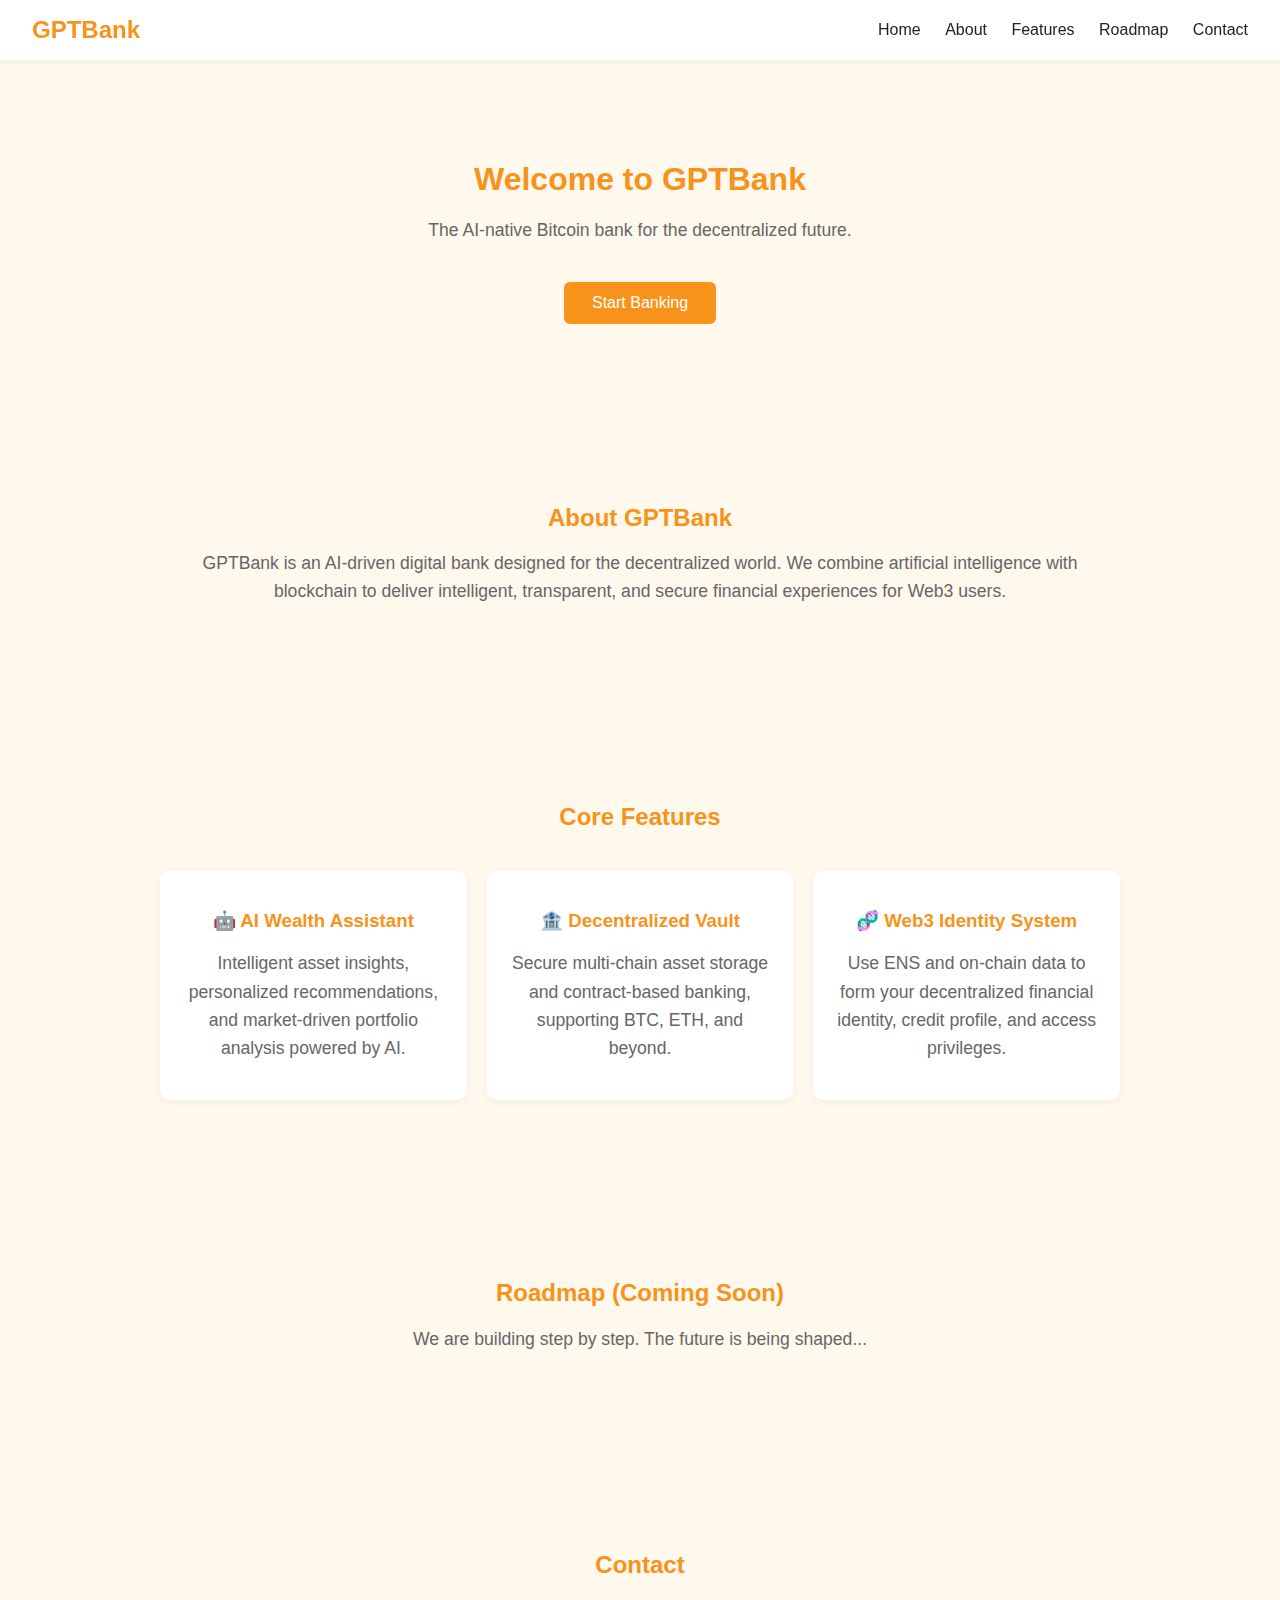
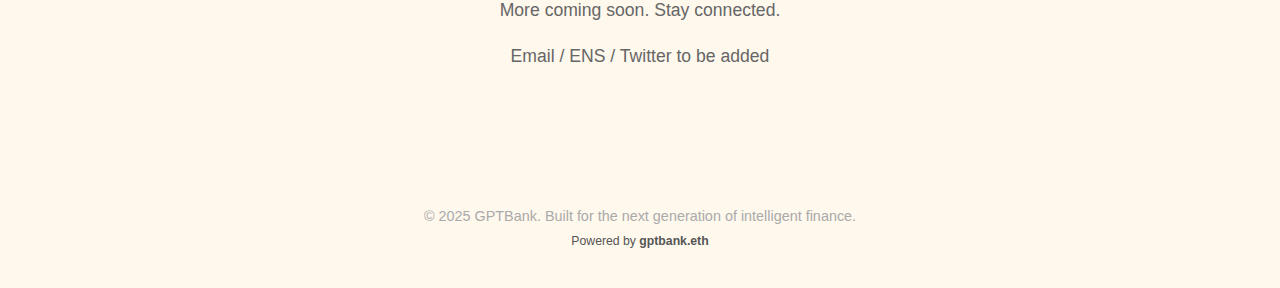
<file: index.html>
<!DOCTYPE html>
<html lang="en">
<head>
  <meta charset="UTF-8" />
  <meta name="viewport" content="width=device-width, initial-scale=1.0"/>
  <title>GPTBank</title>
  <style>
    :root {
      --orange: #f7931a;
      --light-bg: #fff8ed;
      --text: #222;
      --text-muted: #666;
      --white: #fff;
    }

    body {
      margin: 0;
      font-family: 'Segoe UI', sans-serif;
      background: var(--light-bg);
      color: var(--text);
      scroll-behavior: smooth;
    }

    header {
      background: var(--white);
      padding: 1em 2em;
      display: flex;
      justify-content: space-between;
      align-items: center;
      position: sticky;
      top: 0;
      box-shadow: 0 2px 6px rgba(0,0,0,0.06);
      z-index: 999;
    }

    .logo {
      font-size: 1.5em;
      font-weight: bold;
      color: var(--orange);
    }

    nav a {
      margin-left: 20px;
      text-decoration: none;
      color: var(--text);
      font-weight: 500;
    }

    nav a:hover {
      color: var(--orange);
    }

    section {
      padding: 80px 20px;
      max-width: 960px;
      margin: auto;
      text-align: center;
    }

    h1, h2 {
      color: var(--orange);
      margin-bottom: 0.5em;
    }

    p {
      font-size: 1.1em;
      color: var(--text-muted);
      line-height: 1.6;
    }

    .button {
      background: var(--orange);
      color: white;
      padding: 12px 28px;
      border: none;
      border-radius: 6px;
      font-size: 1em;
      cursor: pointer;
      margin-top: 20px;
      transition: background 0.3s ease;
    }

    .button:hover {
      background: #e67e00;
    }

    .features {
      display: flex;
      flex-wrap: wrap;
      justify-content: space-around;
      gap: 20px;
      margin-top: 40px;
    }

    .feature-box {
      background: white;
      border-radius: 10px;
      padding: 20px;
      flex: 1 1 260px;
      box-shadow: 0 2px 8px rgba(0,0,0,0.05);
    }

    .feature-box h3 {
      color: var(--orange);
      margin-bottom: 0.5em;
    }

    footer {
      text-align: center;
      font-size: 0.9em;
      color: #aaa;
      padding: 40px 20px;
    }

    .ens {
      font-size: 0.85em;
      margin-top: 10px;
      color: #555;
    }

    @media (max-width: 768px) {
      nav a {
        margin-left: 12px;
        font-size: 0.9em;
      }

      h1 {
        font-size: 2em;
      }
    }
  </style>
</head>
<body>

  <header>
    <div class="logo">GPTBank</div>
    <nav>
      <a href="#home">Home</a>
      <a href="#about">About</a>
      <a href="#features">Features</a>
      <a href="#roadmap">Roadmap</a>
      <a href="#contact">Contact</a>
    </nav>
  </header>

  <section id="home">
    <h1>Welcome to GPTBank</h1>
    <p>The AI-native Bitcoin bank for the decentralized future.</p>
    <button class="button">Start Banking</button>
  </section>

  <section id="about">
    <h2>About GPTBank</h2>
    <p>
      GPTBank is an AI-driven digital bank designed for the decentralized world. 
      We combine artificial intelligence with blockchain to deliver intelligent, 
      transparent, and secure financial experiences for Web3 users.
    </p>
  </section>

  <section id="features">
    <h2>Core Features</h2>
    <div class="features">
      <div class="feature-box">
        <h3>🤖 AI Wealth Assistant</h3>
        <p>Intelligent asset insights, personalized recommendations, and market-driven portfolio analysis powered by AI.</p>
      </div>
      <div class="feature-box">
        <h3>🏦 Decentralized Vault</h3>
        <p>Secure multi-chain asset storage and contract-based banking, supporting BTC, ETH, and beyond.</p>
      </div>
      <div class="feature-box">
        <h3>🧬 Web3 Identity System</h3>
        <p>Use ENS and on-chain data to form your decentralized financial identity, credit profile, and access privileges.</p>
      </div>
    </div>
  </section>

  <section id="roadmap">
    <h2>Roadmap (Coming Soon)</h2>
    <p>We are building step by step. The future is being shaped...</p>
  </section>

  <section id="contact">
    <h2>Contact</h2>
    <p>More coming soon. Stay connected.</p>
    <p>Email / ENS / Twitter to be added</p>
  </section>

  <footer>
    © 2025 GPTBank. Built for the next generation of intelligent finance.
    <div class="ens">Powered by <strong>gptbank.eth</strong></div>
  </footer>

</body>
</html>
</file>
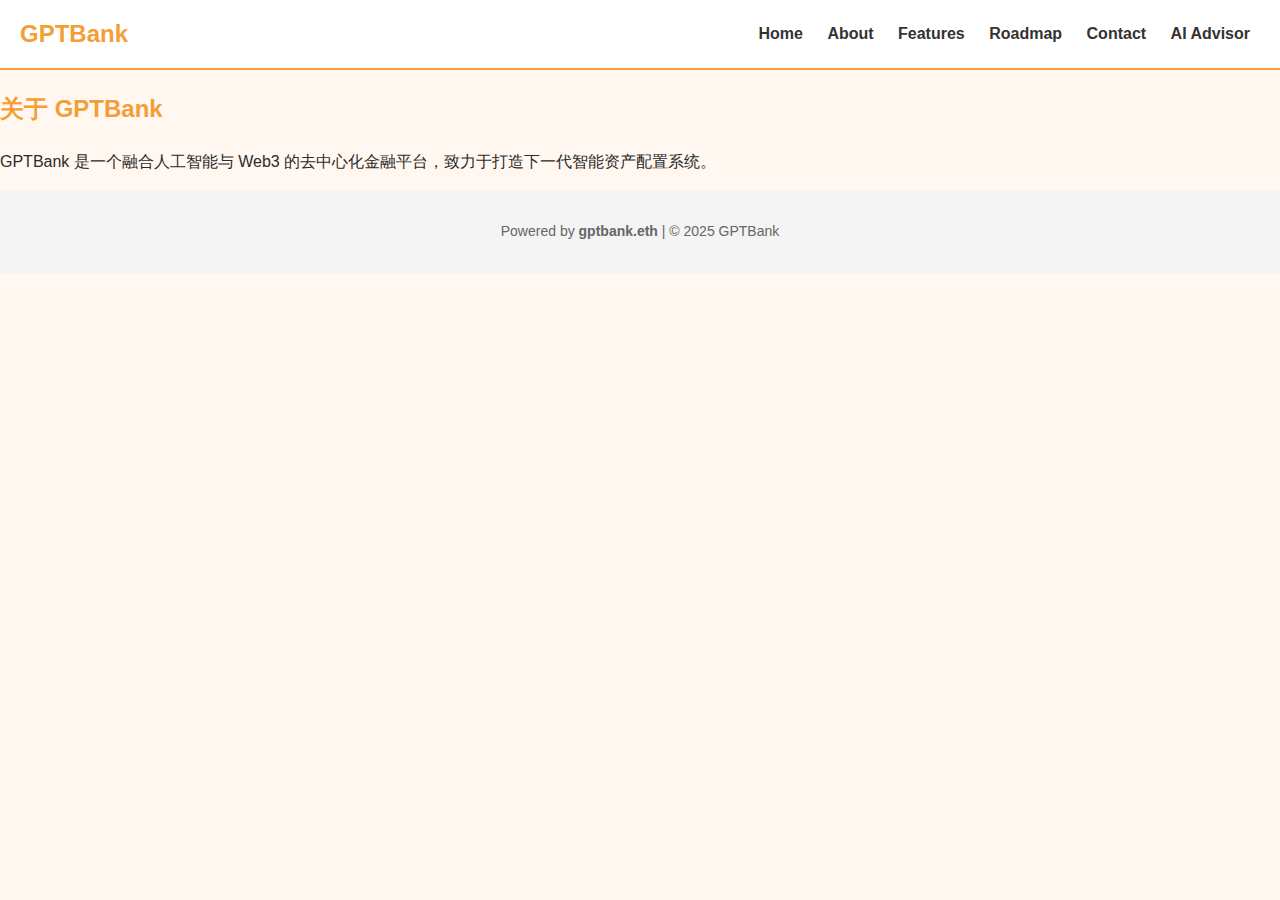
<file: about.html>
<!DOCTYPE html>
<html lang="en">
<head>
  <meta charset="UTF-8" />
  <meta name="viewport" content="width=device-width, initial-scale=1.0" />
  <title>About | GPTBank</title>
<link rel="stylesheet" href="style.css" />
<style>
  body {
    font-family: Arial, sans-serif;
    background-color: #fff7f0;
    margin: 0;
    padding: 0;
  }

  header {
    background-color: #fff;
    padding: 15px 20px;
    display: flex;
    justify-content: space-between;
    align-items: center;
    border-bottom: 2px solid #f39f36;
  }

  header h1 {
    color: #f39f36;
    font-size: 24px;
    margin: 0;
  }

  nav a {
    margin: 0 10px;
    color: #333;
    text-decoration: none;
    font-weight: bold;
  }

  nav a:hover {
    color: #f39f36;
  }

  .content {
    max-width: 800px;
    margin: 50px auto;
    background: #fff7e6;
    padding: 30px;
    border-radius: 10px;
    box-shadow: 0 5px 20px rgba(0,0,0,0.1);
  }

  h2 {
    color: #f39f36;
  }

  footer {
    text-align: center;
    padding: 30px 10px;
    font-size: 14px;
    color: #666;
  }
</style>
</head>
<body>
  <header>
  <h1>GPTBank</h1>
  <nav>
    <a href="index.html">Home</a>
    <a href="about.html">About</a>
    <a href="features.html">Features</a>
    <a href="#">Roadmap</a>
    <a href="#">Contact</a>
    <a href="ai-advisor.html">AI Advisor</a>
  </nav>
</header>
  <section class="hero">
    <h2>关于 GPTBank</h2>
    <p>GPTBank 是一个融合人工智能与 Web3 的去中心化金融平台，致力于打造下一代智能资产配置系统。</p>
  </section>

  <footer>
    Powered by <strong>gptbank.eth</strong> | © 2025 GPTBank
  </footer>
</body>
</html>
</file>
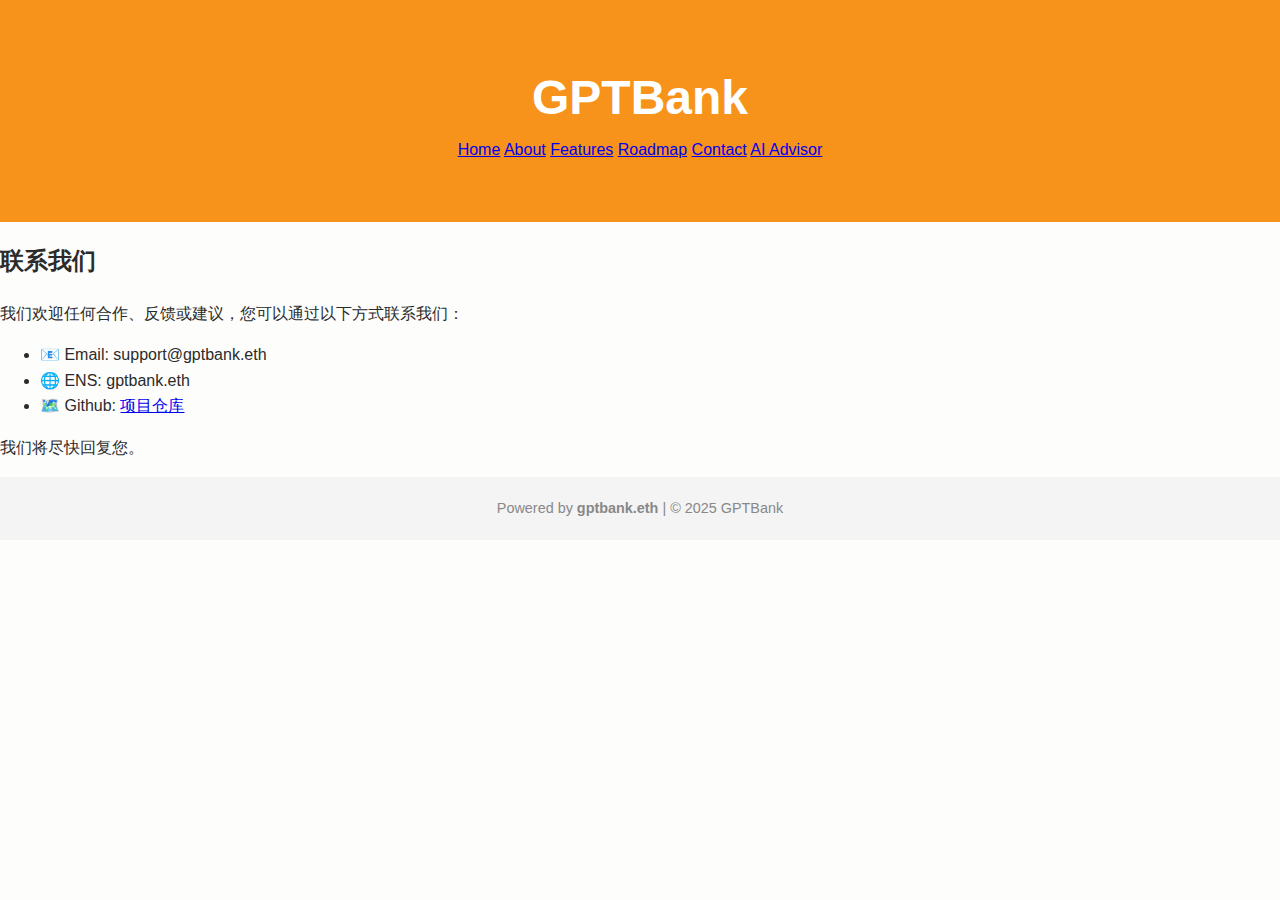
<file: contact.html>
<!DOCTYPE html>
<html lang="en">
<head>
  <meta charset="UTF-8" />
  <meta name="viewport" content="width=device-width, initial-scale=1.0" />
  <title>About | GPTBank</title>
  <link rel="stylesheet" href="style.css" />
</head>
<body>
  <header>
  <h1>GPTBank</h1>
  <nav>
    <a href="index.html">Home</a>
    <a href="about.html">About</a>
    <a href="features.html">Features</a>
    <a href="roadmap.html">Roadmap</a>
    <a href="contact.html">Contact</a>
    <a href="ai-advisor.html">AI Advisor</a>
  </nav>
</header>
  <div class="content">
    <h2>联系我们</h2>
    <p>我们欢迎任何合作、反馈或建议，您可以通过以下方式联系我们：</p>
    <ul>
      <li>📧 Email: support@gptbank.eth</li>
      <li>🌐 ENS: gptbank.eth</li>
      <li>🗺️ Github: <a href="https://github.com/你的用户名/gptbank" target="_blank">项目仓库</a></li>
    </ul>
    <p>我们将尽快回复您。</p>
  </div>

  <footer>
    Powered by <strong>gptbank.eth</strong> | © 2025 GPTBank
  </footer>
</body>
</html>
</file>
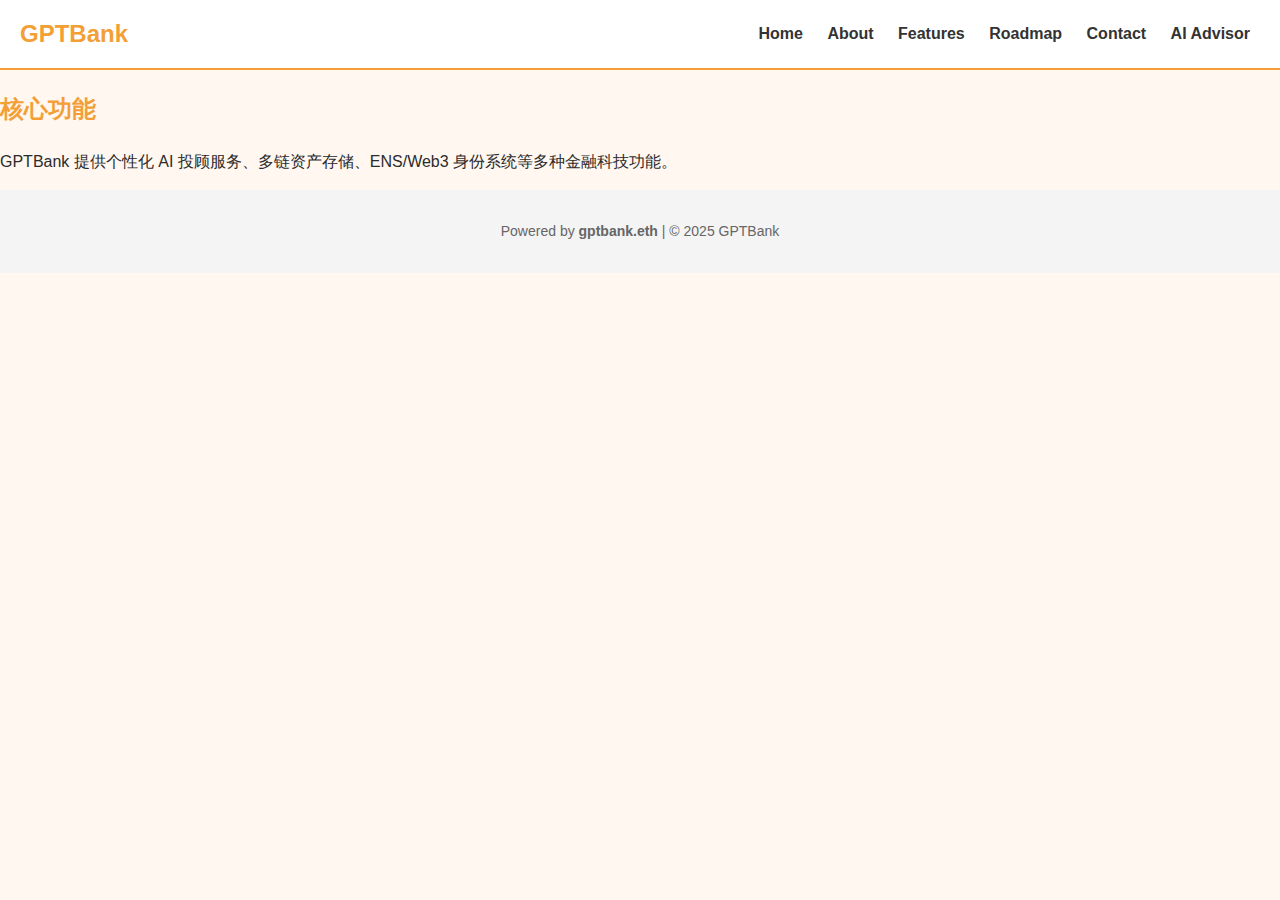
<file: features.html>
<!DOCTYPE html>
<html lang="en">
<head>
  <meta charset="UTF-8" />
  <meta name="viewport" content="width=device-width, initial-scale=1.0" />
  <title>Features | GPTBank</title>
  <link rel="stylesheet" href="style.css" />
<style>
  body {
    font-family: Arial, sans-serif;
    background-color: #fff7f0;
    margin: 0;
    padding: 0;
  }

  header {
    background-color: #fff;
    padding: 15px 20px;
    display: flex;
    justify-content: space-between;
    align-items: center;
    border-bottom: 2px solid #f39f36;
  }

  header h1 {
    color: #f39f36;
    font-size: 24px;
    margin: 0;
  }

  nav a {
    margin: 0 10px;
    color: #333;
    text-decoration: none;
    font-weight: bold;
  }

  nav a:hover {
    color: #f39f36;
  }

  .content {
    max-width: 800px;
    margin: 50px auto;
    background: #fff7e6;
    padding: 30px;
    border-radius: 10px;
    box-shadow: 0 5px 20px rgba(0,0,0,0.1);
  }

  h2 {
    color: #f39f36;
  }

  footer {
    text-align: center;
    padding: 30px 10px;
    font-size: 14px;
    color: #666;
  }
</style>
</head>
<body>
  <header>
  <h1>GPTBank</h1>
  <nav>
    <a href="index.html">Home</a>
    <a href="about.html">About</a>
    <a href="features.html">Features</a>
    <a href="#">Roadmap</a>
    <a href="#">Contact</a>
    <a href="ai-advisor.html">AI Advisor</a>
  </nav>
</header>
  <section class="hero">
    <h2>核心功能</h2>
    <p>GPTBank 提供个性化 AI 投顾服务、多链资产存储、ENS/Web3 身份系统等多种金融科技功能。</p>
  </section>

  <footer>
    Powered by <strong>gptbank.eth</strong> | © 2025 GPTBank
  </footer>
</body>
</html>
</file>
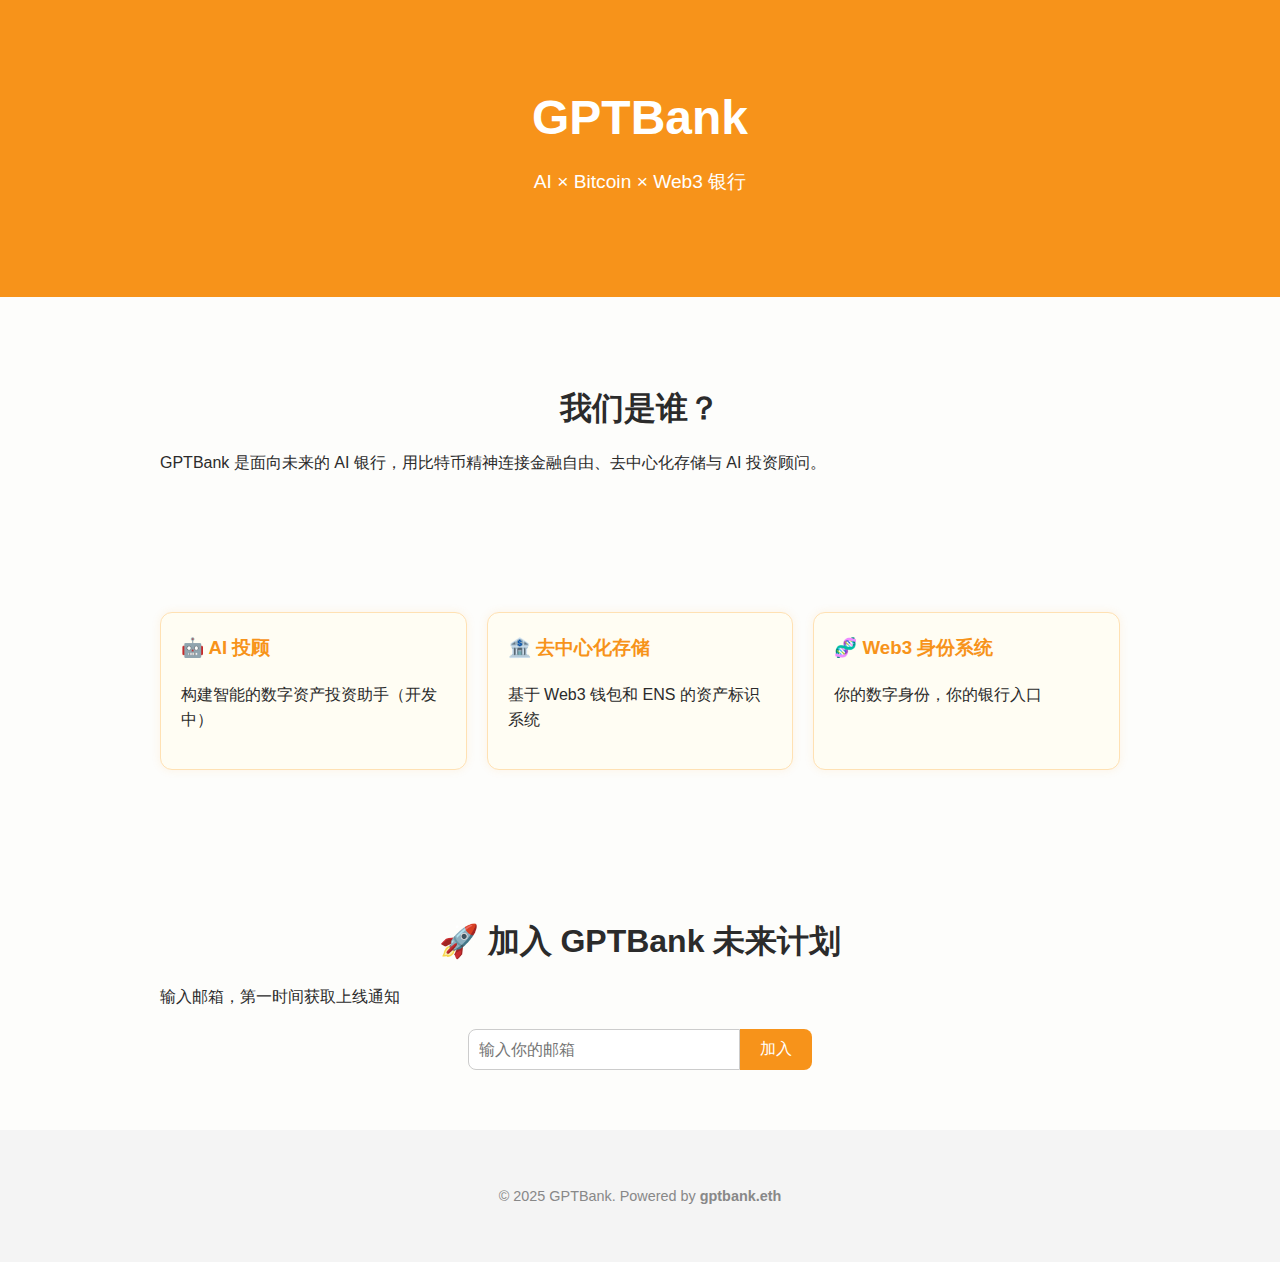
<file: index-mvp.html>
<!DOCTYPE html>
<html lang="en">
<head>
  <meta charset="UTF-8" />
  <meta name="viewport" content="width=device-width, initial-scale=1.0" />
  <title>GPTBank</title>
  <link rel="stylesheet" href="style.css" />
</head>
<body>
  <header>
    <div class="container">
      <h1>GPTBank</h1>
      <p>AI × Bitcoin × Web3 银行</p>
    </div>
  </header>

  <section class="intro">
    <div class="container">
      <h2>我们是谁？</h2>
      <p>GPTBank 是面向未来的 AI 银行，用比特币精神连接金融自由、去中心化存储与 AI 投资顾问。</p>
    </div>
  </section>

  <section class="features">
    <div class="container grid">
      <div class="card">
        <h3>🤖 AI 投顾</h3>
        <p>构建智能的数字资产投资助手（开发中）</p>
      </div>
      <div class="card">
        <h3>🏦 去中心化存储</h3>
        <p>基于 Web3 钱包和 ENS 的资产标识系统</p>
      </div>
      <div class="card">
        <h3>🧬 Web3 身份系统</h3>
        <p>你的数字身份，你的银行入口</p>
      </div>
    </div>
  </section>

  <section class="cta">
    <div class="container">
      <h2>🚀 加入 GPTBank 未来计划</h2>
      <p>输入邮箱，第一时间获取上线通知</p>
      <form>
        <input type="email" placeholder="输入你的邮箱" required />
        <button type="submit">加入</button>
      </form>
    </div>
  </section>

  <footer>
    <div class="container">
      <p>© 2025 GPTBank. Powered by <strong>gptbank.eth</strong></p>
    </div>
  </footer>
</body>
</html>
</file>
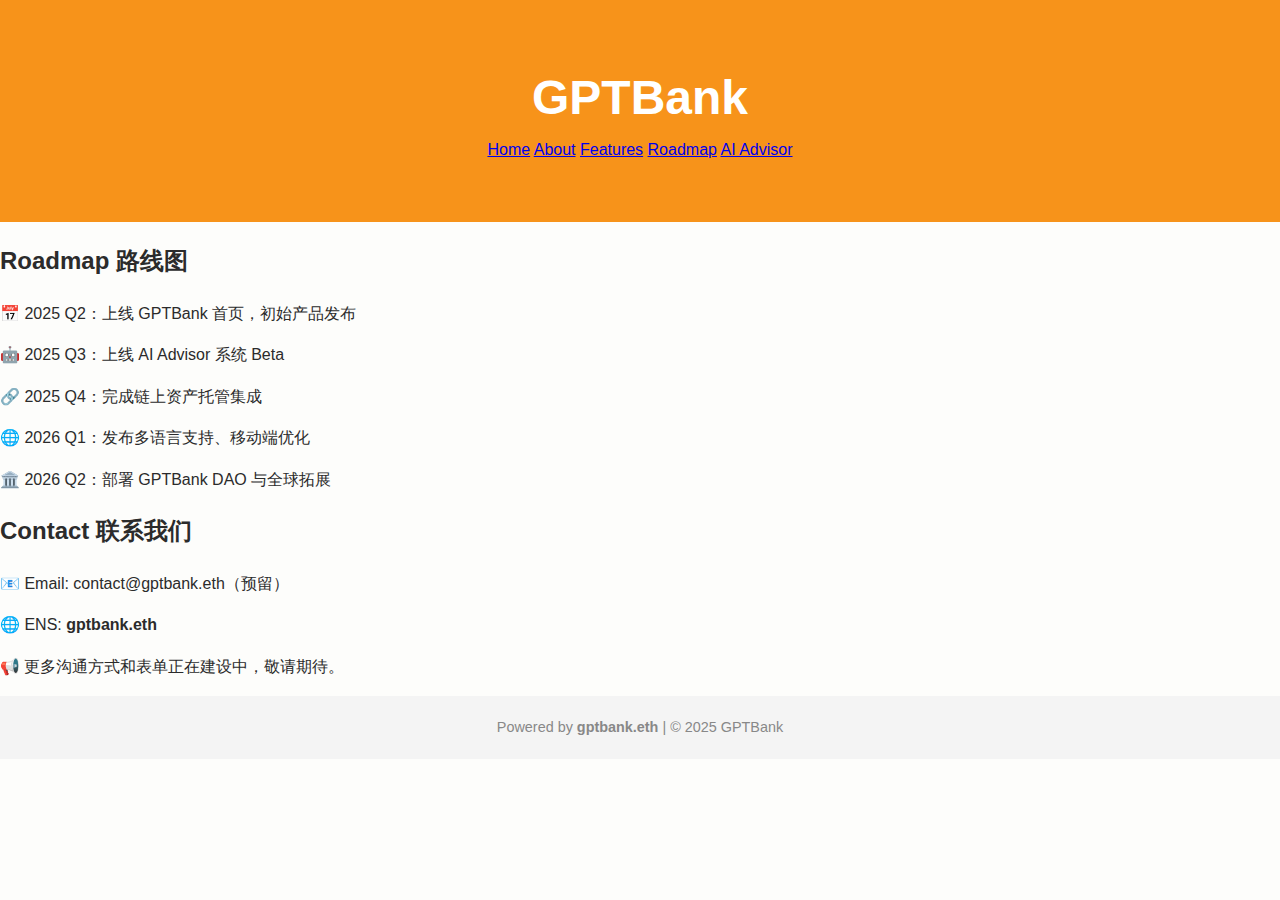
<file: roadmap-contact.html>
<!DOCTYPE html>
<html lang="en">
<head>
  <meta charset="UTF-8" />
  <meta name="viewport" content="width=device-width, initial-scale=1.0" />
  <title>Roadmap & Contact | GPTBank</title>
  <link rel="stylesheet" href="style.css" />
</head>
<body>
  <header>
    <h1>GPTBank</h1>
    <nav>
      <a href="index.html">Home</a>
      <a href="about.html">About</a>
      <a href="features.html">Features</a>
      <a href="roadmap-contact.html">Roadmap</a>
      <a href="ai-advisor.html">AI Advisor</a>
    </nav>
  </header>

  <div class="content">
    <h2>Roadmap 路线图</h2>
    <p>📅 2025 Q2：上线 GPTBank 首页，初始产品发布</p>
    <p>🤖 2025 Q3：上线 AI Advisor 系统 Beta</p>
    <p>🔗 2025 Q4：完成链上资产托管集成</p>
    <p>🌐 2026 Q1：发布多语言支持、移动端优化</p>
    <p>🏛️ 2026 Q2：部署 GPTBank DAO 与全球拓展</p>
  </div>

  <div class="content">
    <h2>Contact 联系我们</h2>
    <p>📧 Email: contact@gptbank.eth（预留）</p>
    <p>🌐 ENS: <strong>gptbank.eth</strong></p>
    <p>📢 更多沟通方式和表单正在建设中，敬请期待。</p>
  </div>

  <footer>
    Powered by <strong>gptbank.eth</strong> | © 2025 GPTBank
  </footer>
</body>
</html>
</file>
<file: style.css>
body {
  margin: 0;
  font-family: "Segoe UI", sans-serif;
  background-color: #fdfdfb;
  color: #2b2b2b;
  line-height: 1.6;
}
.container {
  max-width: 960px;
  margin: 0 auto;
  padding: 20px;
}
header {
  background-color: #f7931a;
  color: white;
  padding: 60px 20px;
  text-align: center;
}
header h1 {
  margin: 0;
  font-size: 3em;
}
header p {
  font-size: 1.2em;
  margin-top: 10px;
}
.intro, .features, .cta {
  padding: 40px 0;
}
.intro h2,
.cta h2 {
  text-align: center;
  font-size: 2em;
  margin-bottom: 10px;
}
.features .grid {
  display: grid;
  grid-template-columns: repeat(auto-fit, minmax(240px, 1fr));
  gap: 20px;
}
.card {
  background: #fffdf3;
  border: 1px solid #ffe1b3;
  padding: 20px;
  border-radius: 12px;
  box-shadow: 0 0 10px rgba(247, 147, 26, 0.1);
}
.card h3 {
  margin-top: 0;
  color: #f7931a;
}
.cta form {
  display: flex;
  justify-content: center;
  margin-top: 20px;
}
.cta input[type="email"] {
  padding: 10px;
  font-size: 1em;
  border: 1px solid #ccc;
  border-radius: 8px 0 0 8px;
  width: 250px;
}
.cta button {
  background-color: #f7931a;
  color: white;
  border: none;
  padding: 10px 20px;
  font-size: 1em;
  border-radius: 0 8px 8px 0;
  cursor: pointer;
}
footer {
  text-align: center;
  padding: 20px;
  background-color: #f4f4f4;
  font-size: 0.9em;
  color: #888;
}
</file>
